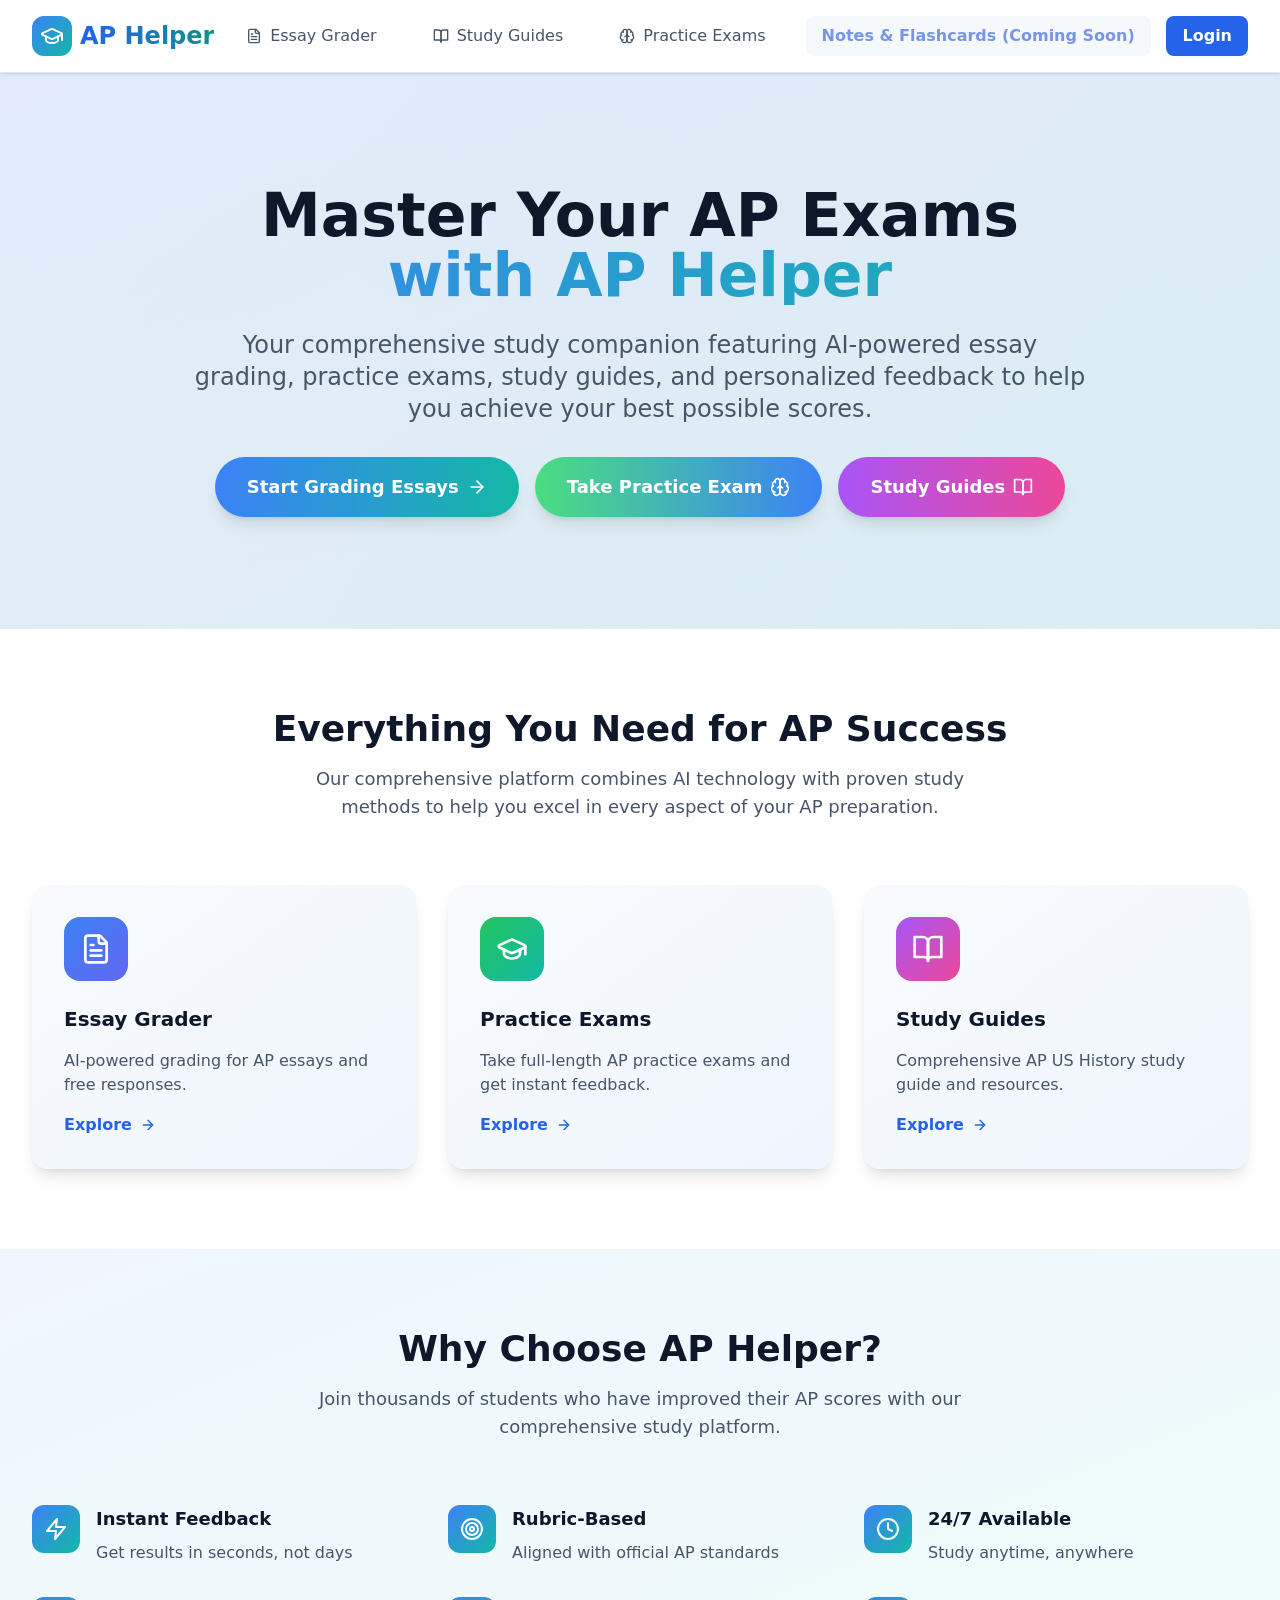
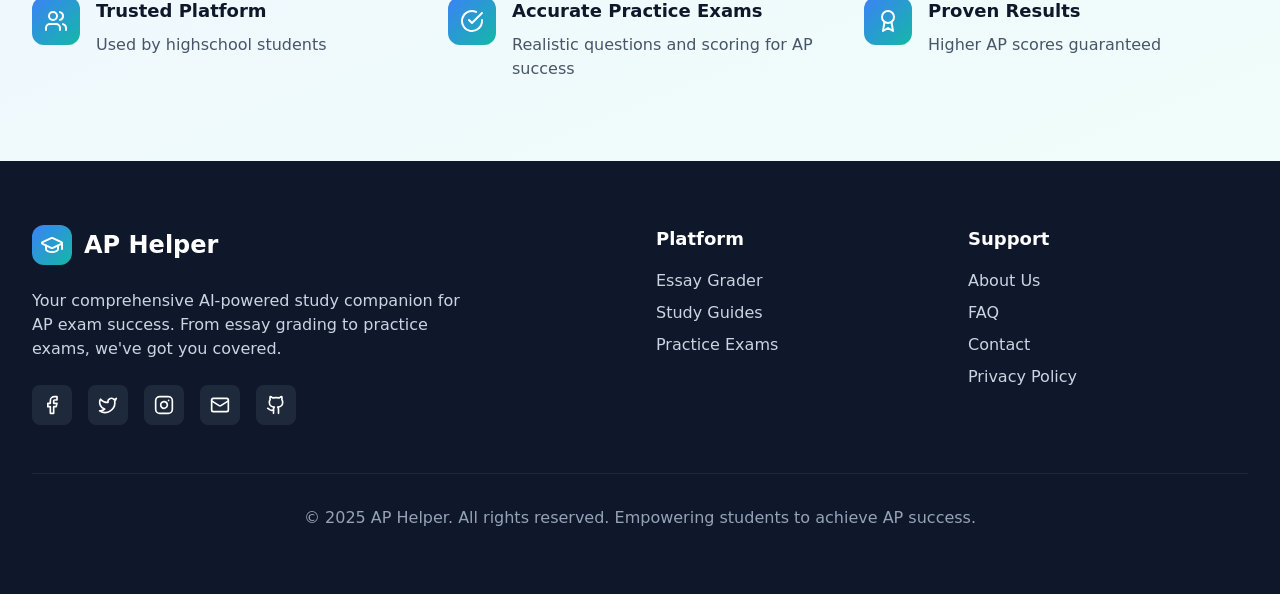
<file: index.html>
<!doctype html>
<html lang="en">
  <head>
    <meta charset="UTF-8" />
    <!-- <link rel="icon" type="image/svg+xml" href="/vite.svg" /> -->
    <link rel="icon" type="image/png" href="AP-Helper-Logo.png" />
    <meta name="viewport" content="width=device-width, initial-scale=1.0" />
    <title>AP Helper - AI-Powered Essay Evaluation for AP Success</title>
    <meta name="description" content="Ace your AP essays with AI-powered evaluation and feedback. Get instant, rubric-based grading for IWA, IRR, and other AP exam essays." />
    <script src="https://www.google.com/recaptcha/enterprise.js?render=6LfZNHArAAAAAHhZPw3TlzfM786B3gFl3NtCBp0h"></script>
    <script async src="https://pagead2.googlesyndication.com/pagead/js/adsbygoogle.js?client=ca-pub-5029353602304040"
     crossorigin="anonymous"></script>
    <script type="module" crossorigin src="/assets/index-T01ja2_-.js"></script>
    <link rel="stylesheet" crossorigin href="/assets/index-ozCbFS-q.css">
  </head>
  <body>
    <div id="root"></div>
  </body>
</html>
</file>
<file: assets/index-ozCbFS-q.css>
*,:before,:after{--tw-border-spacing-x: 0;--tw-border-spacing-y: 0;--tw-translate-x: 0;--tw-translate-y: 0;--tw-rotate: 0;--tw-skew-x: 0;--tw-skew-y: 0;--tw-scale-x: 1;--tw-scale-y: 1;--tw-pan-x: ;--tw-pan-y: ;--tw-pinch-zoom: ;--tw-scroll-snap-strictness: proximity;--tw-gradient-from-position: ;--tw-gradient-via-position: ;--tw-gradient-to-position: ;--tw-ordinal: ;--tw-slashed-zero: ;--tw-numeric-figure: ;--tw-numeric-spacing: ;--tw-numeric-fraction: ;--tw-ring-inset: ;--tw-ring-offset-width: 0px;--tw-ring-offset-color: #fff;--tw-ring-color: rgb(59 130 246 / .5);--tw-ring-offset-shadow: 0 0 #0000;--tw-ring-shadow: 0 0 #0000;--tw-shadow: 0 0 #0000;--tw-shadow-colored: 0 0 #0000;--tw-blur: ;--tw-brightness: ;--tw-contrast: ;--tw-grayscale: ;--tw-hue-rotate: ;--tw-invert: ;--tw-saturate: ;--tw-sepia: ;--tw-drop-shadow: ;--tw-backdrop-blur: ;--tw-backdrop-brightness: ;--tw-backdrop-contrast: ;--tw-backdrop-grayscale: ;--tw-backdrop-hue-rotate: ;--tw-backdrop-invert: ;--tw-backdrop-opacity: ;--tw-backdrop-saturate: ;--tw-backdrop-sepia: ;--tw-contain-size: ;--tw-contain-layout: ;--tw-contain-paint: ;--tw-contain-style: }::backdrop{--tw-border-spacing-x: 0;--tw-border-spacing-y: 0;--tw-translate-x: 0;--tw-translate-y: 0;--tw-rotate: 0;--tw-skew-x: 0;--tw-skew-y: 0;--tw-scale-x: 1;--tw-scale-y: 1;--tw-pan-x: ;--tw-pan-y: ;--tw-pinch-zoom: ;--tw-scroll-snap-strictness: proximity;--tw-gradient-from-position: ;--tw-gradient-via-position: ;--tw-gradient-to-position: ;--tw-ordinal: ;--tw-slashed-zero: ;--tw-numeric-figure: ;--tw-numeric-spacing: ;--tw-numeric-fraction: ;--tw-ring-inset: ;--tw-ring-offset-width: 0px;--tw-ring-offset-color: #fff;--tw-ring-color: rgb(59 130 246 / .5);--tw-ring-offset-shadow: 0 0 #0000;--tw-ring-shadow: 0 0 #0000;--tw-shadow: 0 0 #0000;--tw-shadow-colored: 0 0 #0000;--tw-blur: ;--tw-brightness: ;--tw-contrast: ;--tw-grayscale: ;--tw-hue-rotate: ;--tw-invert: ;--tw-saturate: ;--tw-sepia: ;--tw-drop-shadow: ;--tw-backdrop-blur: ;--tw-backdrop-brightness: ;--tw-backdrop-contrast: ;--tw-backdrop-grayscale: ;--tw-backdrop-hue-rotate: ;--tw-backdrop-invert: ;--tw-backdrop-opacity: ;--tw-backdrop-saturate: ;--tw-backdrop-sepia: ;--tw-contain-size: ;--tw-contain-layout: ;--tw-contain-paint: ;--tw-contain-style: }*,:before,:after{box-sizing:border-box;border-width:0;border-style:solid;border-color:#e5e7eb}:before,:after{--tw-content: ""}html,:host{line-height:1.5;-webkit-text-size-adjust:100%;-moz-tab-size:4;-o-tab-size:4;tab-size:4;font-family:ui-sans-serif,system-ui,sans-serif,"Apple Color Emoji","Segoe UI Emoji",Segoe UI Symbol,"Noto Color Emoji";font-feature-settings:normal;font-variation-settings:normal;-webkit-tap-highlight-color:transparent}body{margin:0;line-height:inherit}hr{height:0;color:inherit;border-top-width:1px}abbr:where([title]){-webkit-text-decoration:underline dotted;text-decoration:underline dotted}h1,h2,h3,h4,h5,h6{font-size:inherit;font-weight:inherit}a{color:inherit;text-decoration:inherit}b,strong{font-weight:bolder}code,kbd,samp,pre{font-family:ui-monospace,SFMono-Regular,Menlo,Monaco,Consolas,Liberation Mono,Courier New,monospace;font-feature-settings:normal;font-variation-settings:normal;font-size:1em}small{font-size:80%}sub,sup{font-size:75%;line-height:0;position:relative;vertical-align:baseline}sub{bottom:-.25em}sup{top:-.5em}table{text-indent:0;border-color:inherit;border-collapse:collapse}button,input,optgroup,select,textarea{font-family:inherit;font-feature-settings:inherit;font-variation-settings:inherit;font-size:100%;font-weight:inherit;line-height:inherit;letter-spacing:inherit;color:inherit;margin:0;padding:0}button,select{text-transform:none}button,input:where([type=button]),input:where([type=reset]),input:where([type=submit]){-webkit-appearance:button;background-color:transparent;background-image:none}:-moz-focusring{outline:auto}:-moz-ui-invalid{box-shadow:none}progress{vertical-align:baseline}::-webkit-inner-spin-button,::-webkit-outer-spin-button{height:auto}[type=search]{-webkit-appearance:textfield;outline-offset:-2px}::-webkit-search-decoration{-webkit-appearance:none}::-webkit-file-upload-button{-webkit-appearance:button;font:inherit}summary{display:list-item}blockquote,dl,dd,h1,h2,h3,h4,h5,h6,hr,figure,p,pre{margin:0}fieldset{margin:0;padding:0}legend{padding:0}ol,ul,menu{list-style:none;margin:0;padding:0}dialog{padding:0}textarea{resize:vertical}input::-moz-placeholder,textarea::-moz-placeholder{opacity:1;color:#9ca3af}input::placeholder,textarea::placeholder{opacity:1;color:#9ca3af}button,[role=button]{cursor:pointer}:disabled{cursor:default}img,svg,video,canvas,audio,iframe,embed,object{display:block;vertical-align:middle}img,video{max-width:100%;height:auto}[hidden]:where(:not([hidden=until-found])){display:none}.pointer-events-none{pointer-events:none}.collapse{visibility:collapse}.fixed{position:fixed}.absolute{position:absolute}.relative{position:relative}.sticky{position:sticky}.inset-0{top:0;right:0;bottom:0;left:0}.bottom-3{bottom:.75rem}.bottom-4{bottom:1rem}.left-0{left:0}.left-4{left:1rem}.left-6{left:1.5rem}.right-0{right:0}.right-2{right:.5rem}.right-4{right:1rem}.top-0{top:0}.top-1\/2{top:50%}.top-2{top:.5rem}.top-24{top:6rem}.top-4{top:1rem}.top-\[52px\]{top:52px}.z-0{z-index:0}.z-10{z-index:10}.z-30{z-index:30}.z-40{z-index:40}.z-50{z-index:50}.z-\[100\]{z-index:100}.col-span-full{grid-column:1 / -1}.mx-auto{margin-left:auto;margin-right:auto}.my-12{margin-top:3rem;margin-bottom:3rem}.mb-1{margin-bottom:.25rem}.mb-10{margin-bottom:2.5rem}.mb-12{margin-bottom:3rem}.mb-16{margin-bottom:4rem}.mb-2{margin-bottom:.5rem}.mb-3{margin-bottom:.75rem}.mb-4{margin-bottom:1rem}.mb-6{margin-bottom:1.5rem}.mb-8{margin-bottom:2rem}.ml-2{margin-left:.5rem}.ml-3{margin-left:.75rem}.ml-4{margin-left:1rem}.ml-\[-2px\]{margin-left:-2px}.mr-1{margin-right:.25rem}.mr-2{margin-right:.5rem}.mr-\[-2px\]{margin-right:-2px}.mt-12{margin-top:3rem}.mt-16{margin-top:4rem}.mt-2{margin-top:.5rem}.mt-24{margin-top:6rem}.mt-4{margin-top:1rem}.mt-6{margin-top:1.5rem}.mt-8{margin-top:2rem}.mt-auto{margin-top:auto}.block{display:block}.flex{display:flex}.inline-flex{display:inline-flex}.table{display:table}.grid{display:grid}.hidden{display:none}.h-1{height:.25rem}.h-10{height:2.5rem}.h-12{height:3rem}.h-16{height:4rem}.h-2{height:.5rem}.h-20{height:5rem}.h-24{height:6rem}.h-28{height:7rem}.h-32{height:8rem}.h-4{height:1rem}.h-5{height:1.25rem}.h-6{height:1.5rem}.h-64{height:16rem}.h-8{height:2rem}.h-\[90vh\]{height:90vh}.h-full{height:100%}.max-h-\[80vh\]{max-height:80vh}.min-h-\[120px\]{min-height:120px}.min-h-\[750px\]{min-height:750px}.min-h-\[80px\]{min-height:80px}.min-h-\[80vh\]{min-height:80vh}.min-h-\[900px\]{min-height:900px}.min-h-screen{min-height:100vh}.w-10{width:2.5rem}.w-12{width:3rem}.w-16{width:4rem}.w-2{width:.5rem}.w-20{width:5rem}.w-24{width:6rem}.w-32{width:8rem}.w-4{width:1rem}.w-40{width:10rem}.w-5{width:1.25rem}.w-56{width:14rem}.w-6{width:1.5rem}.w-8{width:2rem}.w-\[380px\]{width:380px}.w-full{width:100%}.min-w-\[320px\]{min-width:320px}.min-w-\[400px\]{min-width:400px}.min-w-\[450px\]{min-width:450px}.min-w-\[500px\]{min-width:500px}.max-w-2xl{max-width:42rem}.max-w-3xl{max-width:48rem}.max-w-4xl{max-width:56rem}.max-w-5xl{max-width:64rem}.max-w-6xl{max-width:72rem}.max-w-7xl{max-width:80rem}.max-w-\[420px\]{max-width:420px}.max-w-md{max-width:28rem}.max-w-xl{max-width:36rem}.flex-1{flex:1 1 0%}.flex-\[1\.3\]{flex:1.3}.flex-shrink-0{flex-shrink:0}.border-separate{border-collapse:separate}.border-spacing-y-2{--tw-border-spacing-y: .5rem;border-spacing:var(--tw-border-spacing-x) var(--tw-border-spacing-y)}.transform{transform:translate(var(--tw-translate-x),var(--tw-translate-y)) rotate(var(--tw-rotate)) skew(var(--tw-skew-x)) skewY(var(--tw-skew-y)) scaleX(var(--tw-scale-x)) scaleY(var(--tw-scale-y))}@keyframes bounce{0%,to{transform:translateY(-25%);animation-timing-function:cubic-bezier(.8,0,1,1)}50%{transform:none;animation-timing-function:cubic-bezier(0,0,.2,1)}}.animate-bounce{animation:bounce 1s infinite}@keyframes spin{to{transform:rotate(360deg)}}.animate-spin{animation:spin 1s linear infinite}.cursor-not-allowed{cursor:not-allowed}.cursor-pointer{cursor:pointer}.resize-none{resize:none}.list-disc{list-style-type:disc}.grid-cols-1{grid-template-columns:repeat(1,minmax(0,1fr))}.grid-cols-2{grid-template-columns:repeat(2,minmax(0,1fr))}.flex-row{flex-direction:row}.flex-col{flex-direction:column}.flex-wrap{flex-wrap:wrap}.items-start{align-items:flex-start}.items-end{align-items:flex-end}.items-center{align-items:center}.items-stretch{align-items:stretch}.justify-center{justify-content:center}.justify-between{justify-content:space-between}.gap-16{gap:4rem}.gap-2{gap:.5rem}.gap-3{gap:.75rem}.gap-4{gap:1rem}.gap-6{gap:1.5rem}.gap-8{gap:2rem}.space-x-1>:not([hidden])~:not([hidden]){--tw-space-x-reverse: 0;margin-right:calc(.25rem * var(--tw-space-x-reverse));margin-left:calc(.25rem * calc(1 - var(--tw-space-x-reverse)))}.space-x-2>:not([hidden])~:not([hidden]){--tw-space-x-reverse: 0;margin-right:calc(.5rem * var(--tw-space-x-reverse));margin-left:calc(.5rem * calc(1 - var(--tw-space-x-reverse)))}.space-x-3>:not([hidden])~:not([hidden]){--tw-space-x-reverse: 0;margin-right:calc(.75rem * var(--tw-space-x-reverse));margin-left:calc(.75rem * calc(1 - var(--tw-space-x-reverse)))}.space-x-4>:not([hidden])~:not([hidden]){--tw-space-x-reverse: 0;margin-right:calc(1rem * var(--tw-space-x-reverse));margin-left:calc(1rem * calc(1 - var(--tw-space-x-reverse)))}.space-x-6>:not([hidden])~:not([hidden]){--tw-space-x-reverse: 0;margin-right:calc(1.5rem * var(--tw-space-x-reverse));margin-left:calc(1.5rem * calc(1 - var(--tw-space-x-reverse)))}.space-y-16>:not([hidden])~:not([hidden]){--tw-space-y-reverse: 0;margin-top:calc(4rem * calc(1 - var(--tw-space-y-reverse)));margin-bottom:calc(4rem * var(--tw-space-y-reverse))}.space-y-2>:not([hidden])~:not([hidden]){--tw-space-y-reverse: 0;margin-top:calc(.5rem * calc(1 - var(--tw-space-y-reverse)));margin-bottom:calc(.5rem * var(--tw-space-y-reverse))}.space-y-3>:not([hidden])~:not([hidden]){--tw-space-y-reverse: 0;margin-top:calc(.75rem * calc(1 - var(--tw-space-y-reverse)));margin-bottom:calc(.75rem * var(--tw-space-y-reverse))}.space-y-4>:not([hidden])~:not([hidden]){--tw-space-y-reverse: 0;margin-top:calc(1rem * calc(1 - var(--tw-space-y-reverse)));margin-bottom:calc(1rem * var(--tw-space-y-reverse))}.space-y-6>:not([hidden])~:not([hidden]){--tw-space-y-reverse: 0;margin-top:calc(1.5rem * calc(1 - var(--tw-space-y-reverse)));margin-bottom:calc(1.5rem * var(--tw-space-y-reverse))}.space-y-8>:not([hidden])~:not([hidden]){--tw-space-y-reverse: 0;margin-top:calc(2rem * calc(1 - var(--tw-space-y-reverse)));margin-bottom:calc(2rem * var(--tw-space-y-reverse))}.divide-y>:not([hidden])~:not([hidden]){--tw-divide-y-reverse: 0;border-top-width:calc(1px * calc(1 - var(--tw-divide-y-reverse)));border-bottom-width:calc(1px * var(--tw-divide-y-reverse))}.divide-slate-100>:not([hidden])~:not([hidden]){--tw-divide-opacity: 1;border-color:rgb(241 245 249 / var(--tw-divide-opacity, 1))}.overflow-hidden{overflow:hidden}.overflow-y-auto{overflow-y:auto}.whitespace-pre-wrap{white-space:pre-wrap}.rounded{border-radius:.25rem}.rounded-2xl{border-radius:1rem}.rounded-full{border-radius:9999px}.rounded-lg{border-radius:.5rem}.rounded-xl{border-radius:.75rem}.rounded-t-lg{border-top-left-radius:.5rem;border-top-right-radius:.5rem}.border{border-width:1px}.border-2{border-width:2px}.border-4{border-width:4px}.border-b{border-bottom-width:1px}.border-b-2{border-bottom-width:2px}.border-l-4{border-left-width:4px}.border-t{border-top-width:1px}.border-blue-100{--tw-border-opacity: 1;border-color:rgb(219 234 254 / var(--tw-border-opacity, 1))}.border-blue-200{--tw-border-opacity: 1;border-color:rgb(191 219 254 / var(--tw-border-opacity, 1))}.border-blue-300{--tw-border-opacity: 1;border-color:rgb(147 197 253 / var(--tw-border-opacity, 1))}.border-blue-400{--tw-border-opacity: 1;border-color:rgb(96 165 250 / var(--tw-border-opacity, 1))}.border-blue-500{--tw-border-opacity: 1;border-color:rgb(59 130 246 / var(--tw-border-opacity, 1))}.border-blue-600{--tw-border-opacity: 1;border-color:rgb(37 99 235 / var(--tw-border-opacity, 1))}.border-blue-700{--tw-border-opacity: 1;border-color:rgb(29 78 216 / var(--tw-border-opacity, 1))}.border-gray-300{--tw-border-opacity: 1;border-color:rgb(209 213 219 / var(--tw-border-opacity, 1))}.border-green-200{--tw-border-opacity: 1;border-color:rgb(187 247 208 / var(--tw-border-opacity, 1))}.border-green-600{--tw-border-opacity: 1;border-color:rgb(22 163 74 / var(--tw-border-opacity, 1))}.border-red-400{--tw-border-opacity: 1;border-color:rgb(248 113 113 / var(--tw-border-opacity, 1))}.border-red-500{--tw-border-opacity: 1;border-color:rgb(239 68 68 / var(--tw-border-opacity, 1))}.border-slate-200{--tw-border-opacity: 1;border-color:rgb(226 232 240 / var(--tw-border-opacity, 1))}.border-slate-300{--tw-border-opacity: 1;border-color:rgb(203 213 225 / var(--tw-border-opacity, 1))}.border-slate-800{--tw-border-opacity: 1;border-color:rgb(30 41 59 / var(--tw-border-opacity, 1))}.border-transparent{border-color:transparent}.border-white{--tw-border-opacity: 1;border-color:rgb(255 255 255 / var(--tw-border-opacity, 1))}.bg-black{--tw-bg-opacity: 1;background-color:rgb(0 0 0 / var(--tw-bg-opacity, 1))}.bg-black\/10{background-color:#0000001a}.bg-blue-100{--tw-bg-opacity: 1;background-color:rgb(219 234 254 / var(--tw-bg-opacity, 1))}.bg-blue-50{--tw-bg-opacity: 1;background-color:rgb(239 246 255 / var(--tw-bg-opacity, 1))}.bg-blue-500{--tw-bg-opacity: 1;background-color:rgb(59 130 246 / var(--tw-bg-opacity, 1))}.bg-blue-600{--tw-bg-opacity: 1;background-color:rgb(37 99 235 / var(--tw-bg-opacity, 1))}.bg-gray-500{--tw-bg-opacity: 1;background-color:rgb(107 114 128 / var(--tw-bg-opacity, 1))}.bg-green-100{--tw-bg-opacity: 1;background-color:rgb(220 252 231 / var(--tw-bg-opacity, 1))}.bg-green-200{--tw-bg-opacity: 1;background-color:rgb(187 247 208 / var(--tw-bg-opacity, 1))}.bg-green-50{--tw-bg-opacity: 1;background-color:rgb(240 253 244 / var(--tw-bg-opacity, 1))}.bg-green-500{--tw-bg-opacity: 1;background-color:rgb(34 197 94 / var(--tw-bg-opacity, 1))}.bg-purple-100{--tw-bg-opacity: 1;background-color:rgb(243 232 255 / var(--tw-bg-opacity, 1))}.bg-red-100{--tw-bg-opacity: 1;background-color:rgb(254 226 226 / var(--tw-bg-opacity, 1))}.bg-red-200{--tw-bg-opacity: 1;background-color:rgb(254 202 202 / var(--tw-bg-opacity, 1))}.bg-red-50{--tw-bg-opacity: 1;background-color:rgb(254 242 242 / var(--tw-bg-opacity, 1))}.bg-red-500{--tw-bg-opacity: 1;background-color:rgb(239 68 68 / var(--tw-bg-opacity, 1))}.bg-slate-100{--tw-bg-opacity: 1;background-color:rgb(241 245 249 / var(--tw-bg-opacity, 1))}.bg-slate-200{--tw-bg-opacity: 1;background-color:rgb(226 232 240 / var(--tw-bg-opacity, 1))}.bg-slate-300{--tw-bg-opacity: 1;background-color:rgb(203 213 225 / var(--tw-bg-opacity, 1))}.bg-slate-400{--tw-bg-opacity: 1;background-color:rgb(148 163 184 / var(--tw-bg-opacity, 1))}.bg-slate-50{--tw-bg-opacity: 1;background-color:rgb(248 250 252 / var(--tw-bg-opacity, 1))}.bg-slate-800{--tw-bg-opacity: 1;background-color:rgb(30 41 59 / var(--tw-bg-opacity, 1))}.bg-slate-900{--tw-bg-opacity: 1;background-color:rgb(15 23 42 / var(--tw-bg-opacity, 1))}.bg-teal-100{--tw-bg-opacity: 1;background-color:rgb(204 251 241 / var(--tw-bg-opacity, 1))}.bg-white{--tw-bg-opacity: 1;background-color:rgb(255 255 255 / var(--tw-bg-opacity, 1))}.bg-yellow-100{--tw-bg-opacity: 1;background-color:rgb(254 249 195 / var(--tw-bg-opacity, 1))}.bg-yellow-500{--tw-bg-opacity: 1;background-color:rgb(234 179 8 / var(--tw-bg-opacity, 1))}.bg-opacity-40{--tw-bg-opacity: .4}.bg-gradient-to-br{background-image:linear-gradient(to bottom right,var(--tw-gradient-stops))}.bg-gradient-to-r{background-image:linear-gradient(to right,var(--tw-gradient-stops))}.from-blue-100{--tw-gradient-from: #dbeafe var(--tw-gradient-from-position);--tw-gradient-to: rgb(219 234 254 / 0) var(--tw-gradient-to-position);--tw-gradient-stops: var(--tw-gradient-from), var(--tw-gradient-to)}.from-blue-400{--tw-gradient-from: #60a5fa var(--tw-gradient-from-position);--tw-gradient-to: rgb(96 165 250 / 0) var(--tw-gradient-to-position);--tw-gradient-stops: var(--tw-gradient-from), var(--tw-gradient-to)}.from-blue-50{--tw-gradient-from: #eff6ff var(--tw-gradient-from-position);--tw-gradient-to: rgb(239 246 255 / 0) var(--tw-gradient-to-position);--tw-gradient-stops: var(--tw-gradient-from), var(--tw-gradient-to)}.from-blue-500{--tw-gradient-from: #3b82f6 var(--tw-gradient-from-position);--tw-gradient-to: rgb(59 130 246 / 0) var(--tw-gradient-to-position);--tw-gradient-stops: var(--tw-gradient-from), var(--tw-gradient-to)}.from-blue-600{--tw-gradient-from: #2563eb var(--tw-gradient-from-position);--tw-gradient-to: rgb(37 99 235 / 0) var(--tw-gradient-to-position);--tw-gradient-stops: var(--tw-gradient-from), var(--tw-gradient-to)}.from-blue-600\/10{--tw-gradient-from: rgb(37 99 235 / .1) var(--tw-gradient-from-position);--tw-gradient-to: rgb(37 99 235 / 0) var(--tw-gradient-to-position);--tw-gradient-stops: var(--tw-gradient-from), var(--tw-gradient-to)}.from-green-400{--tw-gradient-from: #4ade80 var(--tw-gradient-from-position);--tw-gradient-to: rgb(74 222 128 / 0) var(--tw-gradient-to-position);--tw-gradient-stops: var(--tw-gradient-from), var(--tw-gradient-to)}.from-green-50{--tw-gradient-from: #f0fdf4 var(--tw-gradient-from-position);--tw-gradient-to: rgb(240 253 244 / 0) var(--tw-gradient-to-position);--tw-gradient-stops: var(--tw-gradient-from), var(--tw-gradient-to)}.from-green-500{--tw-gradient-from: #22c55e var(--tw-gradient-from-position);--tw-gradient-to: rgb(34 197 94 / 0) var(--tw-gradient-to-position);--tw-gradient-stops: var(--tw-gradient-from), var(--tw-gradient-to)}.from-indigo-500{--tw-gradient-from: #6366f1 var(--tw-gradient-from-position);--tw-gradient-to: rgb(99 102 241 / 0) var(--tw-gradient-to-position);--tw-gradient-stops: var(--tw-gradient-from), var(--tw-gradient-to)}.from-orange-500{--tw-gradient-from: #f97316 var(--tw-gradient-from-position);--tw-gradient-to: rgb(249 115 22 / 0) var(--tw-gradient-to-position);--tw-gradient-stops: var(--tw-gradient-from), var(--tw-gradient-to)}.from-pink-500{--tw-gradient-from: #ec4899 var(--tw-gradient-from-position);--tw-gradient-to: rgb(236 72 153 / 0) var(--tw-gradient-to-position);--tw-gradient-stops: var(--tw-gradient-from), var(--tw-gradient-to)}.from-purple-400{--tw-gradient-from: #c084fc var(--tw-gradient-from-position);--tw-gradient-to: rgb(192 132 252 / 0) var(--tw-gradient-to-position);--tw-gradient-stops: var(--tw-gradient-from), var(--tw-gradient-to)}.from-purple-500{--tw-gradient-from: #a855f7 var(--tw-gradient-from-position);--tw-gradient-to: rgb(168 85 247 / 0) var(--tw-gradient-to-position);--tw-gradient-stops: var(--tw-gradient-from), var(--tw-gradient-to)}.from-slate-50{--tw-gradient-from: #f8fafc var(--tw-gradient-from-position);--tw-gradient-to: rgb(248 250 252 / 0) var(--tw-gradient-to-position);--tw-gradient-stops: var(--tw-gradient-from), var(--tw-gradient-to)}.from-teal-400{--tw-gradient-from: #2dd4bf var(--tw-gradient-from-position);--tw-gradient-to: rgb(45 212 191 / 0) var(--tw-gradient-to-position);--tw-gradient-stops: var(--tw-gradient-from), var(--tw-gradient-to)}.from-teal-500{--tw-gradient-from: #14b8a6 var(--tw-gradient-from-position);--tw-gradient-to: rgb(20 184 166 / 0) var(--tw-gradient-to-position);--tw-gradient-stops: var(--tw-gradient-from), var(--tw-gradient-to)}.to-amber-500{--tw-gradient-to: #f59e0b var(--tw-gradient-to-position)}.to-blue-100{--tw-gradient-to: #dbeafe var(--tw-gradient-to-position)}.to-blue-50{--tw-gradient-to: #eff6ff var(--tw-gradient-to-position)}.to-blue-500{--tw-gradient-to: #3b82f6 var(--tw-gradient-to-position)}.to-blue-600{--tw-gradient-to: #2563eb var(--tw-gradient-to-position)}.to-cyan-500{--tw-gradient-to: #06b6d4 var(--tw-gradient-to-position)}.to-emerald-500{--tw-gradient-to: #10b981 var(--tw-gradient-to-position)}.to-green-600{--tw-gradient-to: #16a34a var(--tw-gradient-to-position)}.to-indigo-500{--tw-gradient-to: #6366f1 var(--tw-gradient-to-position)}.to-pink-500{--tw-gradient-to: #ec4899 var(--tw-gradient-to-position)}.to-purple-500{--tw-gradient-to: #a855f7 var(--tw-gradient-to-position)}.to-purple-600{--tw-gradient-to: #9333ea var(--tw-gradient-to-position)}.to-red-500{--tw-gradient-to: #ef4444 var(--tw-gradient-to-position)}.to-rose-500{--tw-gradient-to: #f43f5e var(--tw-gradient-to-position)}.to-teal-100{--tw-gradient-to: #ccfbf1 var(--tw-gradient-to-position)}.to-teal-50{--tw-gradient-to: #f0fdfa var(--tw-gradient-to-position)}.to-teal-500{--tw-gradient-to: #14b8a6 var(--tw-gradient-to-position)}.to-teal-600{--tw-gradient-to: #0d9488 var(--tw-gradient-to-position)}.to-teal-600\/10{--tw-gradient-to: rgb(13 148 136 / .1) var(--tw-gradient-to-position)}.to-violet-500{--tw-gradient-to: #8b5cf6 var(--tw-gradient-to-position)}.bg-clip-text{-webkit-background-clip:text;background-clip:text}.fill-current{fill:currentColor}.p-0{padding:0}.p-2{padding:.5rem}.p-3{padding:.75rem}.p-4{padding:1rem}.p-6{padding:1.5rem}.p-8{padding:2rem}.px-10{padding-left:2.5rem;padding-right:2.5rem}.px-2{padding-left:.5rem;padding-right:.5rem}.px-3{padding-left:.75rem;padding-right:.75rem}.px-4{padding-left:1rem;padding-right:1rem}.px-6{padding-left:1.5rem;padding-right:1.5rem}.px-8{padding-left:2rem;padding-right:2rem}.py-1{padding-top:.25rem;padding-bottom:.25rem}.py-12{padding-top:3rem;padding-bottom:3rem}.py-16{padding-top:4rem;padding-bottom:4rem}.py-2{padding-top:.5rem;padding-bottom:.5rem}.py-20{padding-top:5rem;padding-bottom:5rem}.py-3{padding-top:.75rem;padding-bottom:.75rem}.py-4{padding-top:1rem;padding-bottom:1rem}.py-5{padding-top:1.25rem;padding-bottom:1.25rem}.pb-4{padding-bottom:1rem}.pb-6{padding-bottom:1.5rem}.pl-6{padding-left:1.5rem}.pl-8{padding-left:2rem}.pr-2{padding-right:.5rem}.pr-4{padding-right:1rem}.pr-8{padding-right:2rem}.pt-2{padding-top:.5rem}.pt-8{padding-top:2rem}.text-left{text-align:left}.text-center{text-align:center}.font-mono{font-family:ui-monospace,SFMono-Regular,Menlo,Monaco,Consolas,Liberation Mono,Courier New,monospace}.text-2xl{font-size:1.5rem;line-height:2rem}.text-3xl{font-size:1.875rem;line-height:2.25rem}.text-4xl{font-size:2.25rem;line-height:2.5rem}.text-base{font-size:1rem;line-height:1.5rem}.text-lg{font-size:1.125rem;line-height:1.75rem}.text-sm{font-size:.875rem;line-height:1.25rem}.text-xl{font-size:1.25rem;line-height:1.75rem}.text-xs{font-size:.75rem;line-height:1rem}.font-bold{font-weight:700}.font-medium{font-weight:500}.font-semibold{font-weight:600}.lowercase{text-transform:lowercase}.italic{font-style:italic}.leading-relaxed{line-height:1.625}.text-blue-100{--tw-text-opacity: 1;color:rgb(219 234 254 / var(--tw-text-opacity, 1))}.text-blue-600{--tw-text-opacity: 1;color:rgb(37 99 235 / var(--tw-text-opacity, 1))}.text-blue-700{--tw-text-opacity: 1;color:rgb(29 78 216 / var(--tw-text-opacity, 1))}.text-blue-800{--tw-text-opacity: 1;color:rgb(30 64 175 / var(--tw-text-opacity, 1))}.text-blue-900{--tw-text-opacity: 1;color:rgb(30 58 138 / var(--tw-text-opacity, 1))}.text-gray-800{--tw-text-opacity: 1;color:rgb(31 41 55 / var(--tw-text-opacity, 1))}.text-green-500{--tw-text-opacity: 1;color:rgb(34 197 94 / var(--tw-text-opacity, 1))}.text-green-600{--tw-text-opacity: 1;color:rgb(22 163 74 / var(--tw-text-opacity, 1))}.text-green-700{--tw-text-opacity: 1;color:rgb(21 128 61 / var(--tw-text-opacity, 1))}.text-green-900{--tw-text-opacity: 1;color:rgb(20 83 45 / var(--tw-text-opacity, 1))}.text-purple-600{--tw-text-opacity: 1;color:rgb(147 51 234 / var(--tw-text-opacity, 1))}.text-red-600{--tw-text-opacity: 1;color:rgb(220 38 38 / var(--tw-text-opacity, 1))}.text-red-700{--tw-text-opacity: 1;color:rgb(185 28 28 / var(--tw-text-opacity, 1))}.text-slate-300{--tw-text-opacity: 1;color:rgb(203 213 225 / var(--tw-text-opacity, 1))}.text-slate-400{--tw-text-opacity: 1;color:rgb(148 163 184 / var(--tw-text-opacity, 1))}.text-slate-500{--tw-text-opacity: 1;color:rgb(100 116 139 / var(--tw-text-opacity, 1))}.text-slate-600{--tw-text-opacity: 1;color:rgb(71 85 105 / var(--tw-text-opacity, 1))}.text-slate-700{--tw-text-opacity: 1;color:rgb(51 65 85 / var(--tw-text-opacity, 1))}.text-slate-800{--tw-text-opacity: 1;color:rgb(30 41 59 / var(--tw-text-opacity, 1))}.text-slate-900{--tw-text-opacity: 1;color:rgb(15 23 42 / var(--tw-text-opacity, 1))}.text-teal-600{--tw-text-opacity: 1;color:rgb(13 148 136 / var(--tw-text-opacity, 1))}.text-transparent{color:transparent}.text-white{--tw-text-opacity: 1;color:rgb(255 255 255 / var(--tw-text-opacity, 1))}.text-yellow-400{--tw-text-opacity: 1;color:rgb(250 204 21 / var(--tw-text-opacity, 1))}.text-yellow-600{--tw-text-opacity: 1;color:rgb(202 138 4 / var(--tw-text-opacity, 1))}.text-yellow-700{--tw-text-opacity: 1;color:rgb(161 98 7 / var(--tw-text-opacity, 1))}.underline{text-decoration-line:underline}.line-through{text-decoration-line:line-through}.placeholder-slate-400::-moz-placeholder{--tw-placeholder-opacity: 1;color:rgb(148 163 184 / var(--tw-placeholder-opacity, 1))}.placeholder-slate-400::placeholder{--tw-placeholder-opacity: 1;color:rgb(148 163 184 / var(--tw-placeholder-opacity, 1))}.opacity-50{opacity:.5}.opacity-60{opacity:.6}.opacity-70{opacity:.7}.shadow{--tw-shadow: 0 1px 3px 0 rgb(0 0 0 / .1), 0 1px 2px -1px rgb(0 0 0 / .1);--tw-shadow-colored: 0 1px 3px 0 var(--tw-shadow-color), 0 1px 2px -1px var(--tw-shadow-color);box-shadow:var(--tw-ring-offset-shadow, 0 0 #0000),var(--tw-ring-shadow, 0 0 #0000),var(--tw-shadow)}.shadow-2xl{--tw-shadow: 0 25px 50px -12px rgb(0 0 0 / .25);--tw-shadow-colored: 0 25px 50px -12px var(--tw-shadow-color);box-shadow:var(--tw-ring-offset-shadow, 0 0 #0000),var(--tw-ring-shadow, 0 0 #0000),var(--tw-shadow)}.shadow-lg{--tw-shadow: 0 10px 15px -3px rgb(0 0 0 / .1), 0 4px 6px -4px rgb(0 0 0 / .1);--tw-shadow-colored: 0 10px 15px -3px var(--tw-shadow-color), 0 4px 6px -4px var(--tw-shadow-color);box-shadow:var(--tw-ring-offset-shadow, 0 0 #0000),var(--tw-ring-shadow, 0 0 #0000),var(--tw-shadow)}.shadow-md{--tw-shadow: 0 4px 6px -1px rgb(0 0 0 / .1), 0 2px 4px -2px rgb(0 0 0 / .1);--tw-shadow-colored: 0 4px 6px -1px var(--tw-shadow-color), 0 2px 4px -2px var(--tw-shadow-color);box-shadow:var(--tw-ring-offset-shadow, 0 0 #0000),var(--tw-ring-shadow, 0 0 #0000),var(--tw-shadow)}.shadow-sm{--tw-shadow: 0 1px 2px 0 rgb(0 0 0 / .05);--tw-shadow-colored: 0 1px 2px 0 var(--tw-shadow-color);box-shadow:var(--tw-ring-offset-shadow, 0 0 #0000),var(--tw-ring-shadow, 0 0 #0000),var(--tw-shadow)}.shadow-xl{--tw-shadow: 0 20px 25px -5px rgb(0 0 0 / .1), 0 8px 10px -6px rgb(0 0 0 / .1);--tw-shadow-colored: 0 20px 25px -5px var(--tw-shadow-color), 0 8px 10px -6px var(--tw-shadow-color);box-shadow:var(--tw-ring-offset-shadow, 0 0 #0000),var(--tw-ring-shadow, 0 0 #0000),var(--tw-shadow)}.outline{outline-style:solid}.ring-2{--tw-ring-offset-shadow: var(--tw-ring-inset) 0 0 0 var(--tw-ring-offset-width) var(--tw-ring-offset-color);--tw-ring-shadow: var(--tw-ring-inset) 0 0 0 calc(2px + var(--tw-ring-offset-width)) var(--tw-ring-color);box-shadow:var(--tw-ring-offset-shadow),var(--tw-ring-shadow),var(--tw-shadow, 0 0 #0000)}.ring-blue-400{--tw-ring-opacity: 1;--tw-ring-color: rgb(96 165 250 / var(--tw-ring-opacity, 1))}.ring-red-400{--tw-ring-opacity: 1;--tw-ring-color: rgb(248 113 113 / var(--tw-ring-opacity, 1))}.drop-shadow-lg{--tw-drop-shadow: drop-shadow(0 10px 8px rgb(0 0 0 / .04)) drop-shadow(0 4px 3px rgb(0 0 0 / .1));filter:var(--tw-blur) var(--tw-brightness) var(--tw-contrast) var(--tw-grayscale) var(--tw-hue-rotate) var(--tw-invert) var(--tw-saturate) var(--tw-sepia) var(--tw-drop-shadow)}.filter{filter:var(--tw-blur) var(--tw-brightness) var(--tw-contrast) var(--tw-grayscale) var(--tw-hue-rotate) var(--tw-invert) var(--tw-saturate) var(--tw-sepia) var(--tw-drop-shadow)}.transition{transition-property:color,background-color,border-color,text-decoration-color,fill,stroke,opacity,box-shadow,transform,filter,-webkit-backdrop-filter;transition-property:color,background-color,border-color,text-decoration-color,fill,stroke,opacity,box-shadow,transform,filter,backdrop-filter;transition-property:color,background-color,border-color,text-decoration-color,fill,stroke,opacity,box-shadow,transform,filter,backdrop-filter,-webkit-backdrop-filter;transition-timing-function:cubic-bezier(.4,0,.2,1);transition-duration:.15s}.transition-all{transition-property:all;transition-timing-function:cubic-bezier(.4,0,.2,1);transition-duration:.15s}.transition-colors{transition-property:color,background-color,border-color,text-decoration-color,fill,stroke;transition-timing-function:cubic-bezier(.4,0,.2,1);transition-duration:.15s}.transition-transform{transition-property:transform;transition-timing-function:cubic-bezier(.4,0,.2,1);transition-duration:.15s}.duration-200{transition-duration:.2s}.duration-300{transition-duration:.3s}@keyframes shake{0%{transform:translate(0)}20%{transform:translate(-8px)}40%{transform:translate(8px)}60%{transform:translate(-8px)}80%{transform:translate(8px)}to{transform:translate(0)}}.animate-shake{animation:shake .4s}@keyframes run-to-boss{0%{left:0}to{left:180px}}.run-to-boss{animation:run-to-boss .35s linear forwards}@keyframes slash-draw{0%{stroke-dashoffset:100;opacity:.7}to{stroke-dashoffset:0;opacity:1}}@keyframes slash-fade{0%{opacity:0;transform:translate(-50%) scale(.7) rotate(-10deg)}50%{opacity:1;transform:translate(-50%) scale(1.1) rotate(0)}to{opacity:0;transform:translate(-50%) scale(1.2) rotate(10deg)}}@keyframes boss-attack{0%{right:0}to{right:260px}}.boss-attack{animation:boss-attack .35s linear forwards}@keyframes impact-fade{0%{opacity:0;transform:translate(-50%) scale(.7)}50%{opacity:1;transform:translate(-50%) scale(1.1)}to{opacity:0;transform:translate(-50%) scale(1.2)}}.impact-fade{animation:impact-fade .4s linear}.hover\:-translate-y-1:hover{--tw-translate-y: -.25rem;transform:translate(var(--tw-translate-x),var(--tw-translate-y)) rotate(var(--tw-rotate)) skew(var(--tw-skew-x)) skewY(var(--tw-skew-y)) scaleX(var(--tw-scale-x)) scaleY(var(--tw-scale-y))}.hover\:-translate-y-2:hover{--tw-translate-y: -.5rem;transform:translate(var(--tw-translate-x),var(--tw-translate-y)) rotate(var(--tw-rotate)) skew(var(--tw-skew-x)) skewY(var(--tw-skew-y)) scaleX(var(--tw-scale-x)) scaleY(var(--tw-scale-y))}.hover\:border-blue-400:hover{--tw-border-opacity: 1;border-color:rgb(96 165 250 / var(--tw-border-opacity, 1))}.hover\:border-blue-500:hover{--tw-border-opacity: 1;border-color:rgb(59 130 246 / var(--tw-border-opacity, 1))}.hover\:bg-blue-100:hover{--tw-bg-opacity: 1;background-color:rgb(219 234 254 / var(--tw-bg-opacity, 1))}.hover\:bg-blue-200:hover{--tw-bg-opacity: 1;background-color:rgb(191 219 254 / var(--tw-bg-opacity, 1))}.hover\:bg-blue-400:hover{--tw-bg-opacity: 1;background-color:rgb(96 165 250 / var(--tw-bg-opacity, 1))}.hover\:bg-blue-50:hover{--tw-bg-opacity: 1;background-color:rgb(239 246 255 / var(--tw-bg-opacity, 1))}.hover\:bg-blue-600:hover{--tw-bg-opacity: 1;background-color:rgb(37 99 235 / var(--tw-bg-opacity, 1))}.hover\:bg-blue-700:hover{--tw-bg-opacity: 1;background-color:rgb(29 78 216 / var(--tw-bg-opacity, 1))}.hover\:bg-gray-100:hover{--tw-bg-opacity: 1;background-color:rgb(243 244 246 / var(--tw-bg-opacity, 1))}.hover\:bg-gray-600:hover{--tw-bg-opacity: 1;background-color:rgb(75 85 99 / var(--tw-bg-opacity, 1))}.hover\:bg-gray-700:hover{--tw-bg-opacity: 1;background-color:rgb(55 65 81 / var(--tw-bg-opacity, 1))}.hover\:bg-green-500:hover{--tw-bg-opacity: 1;background-color:rgb(34 197 94 / var(--tw-bg-opacity, 1))}.hover\:bg-pink-500:hover{--tw-bg-opacity: 1;background-color:rgb(236 72 153 / var(--tw-bg-opacity, 1))}.hover\:bg-red-50:hover{--tw-bg-opacity: 1;background-color:rgb(254 242 242 / var(--tw-bg-opacity, 1))}.hover\:bg-slate-200:hover{--tw-bg-opacity: 1;background-color:rgb(226 232 240 / var(--tw-bg-opacity, 1))}.hover\:bg-slate-300:hover{--tw-bg-opacity: 1;background-color:rgb(203 213 225 / var(--tw-bg-opacity, 1))}.hover\:bg-slate-50:hover{--tw-bg-opacity: 1;background-color:rgb(248 250 252 / var(--tw-bg-opacity, 1))}.hover\:bg-white:hover{--tw-bg-opacity: 1;background-color:rgb(255 255 255 / var(--tw-bg-opacity, 1))}.hover\:from-blue-500:hover{--tw-gradient-from: #3b82f6 var(--tw-gradient-from-position);--tw-gradient-to: rgb(59 130 246 / 0) var(--tw-gradient-to-position);--tw-gradient-stops: var(--tw-gradient-from), var(--tw-gradient-to)}.hover\:from-blue-600:hover{--tw-gradient-from: #2563eb var(--tw-gradient-from-position);--tw-gradient-to: rgb(37 99 235 / 0) var(--tw-gradient-to-position);--tw-gradient-stops: var(--tw-gradient-from), var(--tw-gradient-to)}.hover\:from-green-500:hover{--tw-gradient-from: #22c55e var(--tw-gradient-from-position);--tw-gradient-to: rgb(34 197 94 / 0) var(--tw-gradient-to-position);--tw-gradient-stops: var(--tw-gradient-from), var(--tw-gradient-to)}.hover\:from-purple-500:hover{--tw-gradient-from: #a855f7 var(--tw-gradient-from-position);--tw-gradient-to: rgb(168 85 247 / 0) var(--tw-gradient-to-position);--tw-gradient-stops: var(--tw-gradient-from), var(--tw-gradient-to)}.hover\:from-purple-600:hover{--tw-gradient-from: #9333ea var(--tw-gradient-from-position);--tw-gradient-to: rgb(147 51 234 / 0) var(--tw-gradient-to-position);--tw-gradient-stops: var(--tw-gradient-from), var(--tw-gradient-to)}.hover\:from-teal-500:hover{--tw-gradient-from: #14b8a6 var(--tw-gradient-from-position);--tw-gradient-to: rgb(20 184 166 / 0) var(--tw-gradient-to-position);--tw-gradient-stops: var(--tw-gradient-from), var(--tw-gradient-to)}.hover\:to-blue-600:hover{--tw-gradient-to: #2563eb var(--tw-gradient-to-position)}.hover\:to-blue-700:hover{--tw-gradient-to: #1d4ed8 var(--tw-gradient-to-position)}.hover\:to-pink-600:hover{--tw-gradient-to: #db2777 var(--tw-gradient-to-position)}.hover\:to-purple-700:hover{--tw-gradient-to: #7e22ce var(--tw-gradient-to-position)}.hover\:to-teal-600:hover{--tw-gradient-to: #0d9488 var(--tw-gradient-to-position)}.hover\:to-teal-700:hover{--tw-gradient-to: #0f766e var(--tw-gradient-to-position)}.hover\:text-blue-600:hover{--tw-text-opacity: 1;color:rgb(37 99 235 / var(--tw-text-opacity, 1))}.hover\:text-blue-700:hover{--tw-text-opacity: 1;color:rgb(29 78 216 / var(--tw-text-opacity, 1))}.hover\:text-blue-800:hover{--tw-text-opacity: 1;color:rgb(30 64 175 / var(--tw-text-opacity, 1))}.hover\:text-slate-700:hover{--tw-text-opacity: 1;color:rgb(51 65 85 / var(--tw-text-opacity, 1))}.hover\:text-white:hover{--tw-text-opacity: 1;color:rgb(255 255 255 / var(--tw-text-opacity, 1))}.hover\:underline:hover{text-decoration-line:underline}.hover\:shadow-xl:hover{--tw-shadow: 0 20px 25px -5px rgb(0 0 0 / .1), 0 8px 10px -6px rgb(0 0 0 / .1);--tw-shadow-colored: 0 20px 25px -5px var(--tw-shadow-color), 0 8px 10px -6px var(--tw-shadow-color);box-shadow:var(--tw-ring-offset-shadow, 0 0 #0000),var(--tw-ring-shadow, 0 0 #0000),var(--tw-shadow)}.focus\:border-blue-500:focus{--tw-border-opacity: 1;border-color:rgb(59 130 246 / var(--tw-border-opacity, 1))}.focus\:outline-none:focus{outline:2px solid transparent;outline-offset:2px}.focus\:ring-2:focus{--tw-ring-offset-shadow: var(--tw-ring-inset) 0 0 0 var(--tw-ring-offset-width) var(--tw-ring-offset-color);--tw-ring-shadow: var(--tw-ring-inset) 0 0 0 calc(2px + var(--tw-ring-offset-width)) var(--tw-ring-color);box-shadow:var(--tw-ring-offset-shadow),var(--tw-ring-shadow),var(--tw-shadow, 0 0 #0000)}.focus\:ring-blue-200:focus{--tw-ring-opacity: 1;--tw-ring-color: rgb(191 219 254 / var(--tw-ring-opacity, 1))}.focus\:ring-blue-400:focus{--tw-ring-opacity: 1;--tw-ring-color: rgb(96 165 250 / var(--tw-ring-opacity, 1))}.disabled\:transform-none:disabled{transform:none}.disabled\:cursor-not-allowed:disabled{cursor:not-allowed}.disabled\:opacity-50:disabled{opacity:.5}.group:hover .group-hover\:translate-x-1{--tw-translate-x: .25rem;transform:translate(var(--tw-translate-x),var(--tw-translate-y)) rotate(var(--tw-rotate)) skew(var(--tw-skew-x)) skewY(var(--tw-skew-y)) scaleX(var(--tw-scale-x)) scaleY(var(--tw-scale-y))}.group:hover .group-hover\:scale-110{--tw-scale-x: 1.1;--tw-scale-y: 1.1;transform:translate(var(--tw-translate-x),var(--tw-translate-y)) rotate(var(--tw-rotate)) skew(var(--tw-skew-x)) skewY(var(--tw-skew-y)) scaleX(var(--tw-scale-x)) scaleY(var(--tw-scale-y))}.group:hover .group-hover\:text-blue-700{--tw-text-opacity: 1;color:rgb(29 78 216 / var(--tw-text-opacity, 1))}@media (min-width: 640px){.sm\:grid-cols-2{grid-template-columns:repeat(2,minmax(0,1fr))}.sm\:flex-row{flex-direction:row}.sm\:px-6{padding-left:1.5rem;padding-right:1.5rem}}@media (min-width: 768px){.md\:col-span-2{grid-column:span 2 / span 2}.md\:mb-0{margin-bottom:0}.md\:ml-12{margin-left:3rem}.md\:ml-24{margin-left:6rem}.md\:ml-32{margin-left:8rem}.md\:ml-8{margin-left:2rem}.md\:mr-12{margin-right:3rem}.md\:mr-24{margin-right:6rem}.md\:mr-32{margin-right:8rem}.md\:mr-8{margin-right:2rem}.md\:flex{display:flex}.md\:hidden{display:none}.md\:grid-cols-2{grid-template-columns:repeat(2,minmax(0,1fr))}.md\:grid-cols-3{grid-template-columns:repeat(3,minmax(0,1fr))}.md\:grid-cols-4{grid-template-columns:repeat(4,minmax(0,1fr))}.md\:flex-row{flex-direction:row}.md\:items-center{align-items:center}.md\:space-x-8>:not([hidden])~:not([hidden]){--tw-space-x-reverse: 0;margin-right:calc(2rem * var(--tw-space-x-reverse));margin-left:calc(2rem * calc(1 - var(--tw-space-x-reverse)))}.md\:space-y-0>:not([hidden])~:not([hidden]){--tw-space-y-reverse: 0;margin-top:calc(0px * calc(1 - var(--tw-space-y-reverse)));margin-bottom:calc(0px * var(--tw-space-y-reverse))}.md\:text-2xl{font-size:1.5rem;line-height:2rem}.md\:text-4xl{font-size:2.25rem;line-height:2.5rem}.md\:text-5xl{font-size:3rem;line-height:1}.md\:text-6xl{font-size:3.75rem;line-height:1}}@media (min-width: 1024px){.lg\:col-span-2{grid-column:span 2 / span 2}.lg\:grid-cols-2{grid-template-columns:repeat(2,minmax(0,1fr))}.lg\:grid-cols-3{grid-template-columns:repeat(3,minmax(0,1fr))}.lg\:px-8{padding-left:2rem;padding-right:2rem}.lg\:py-28{padding-top:7rem;padding-bottom:7rem}}
</file>
